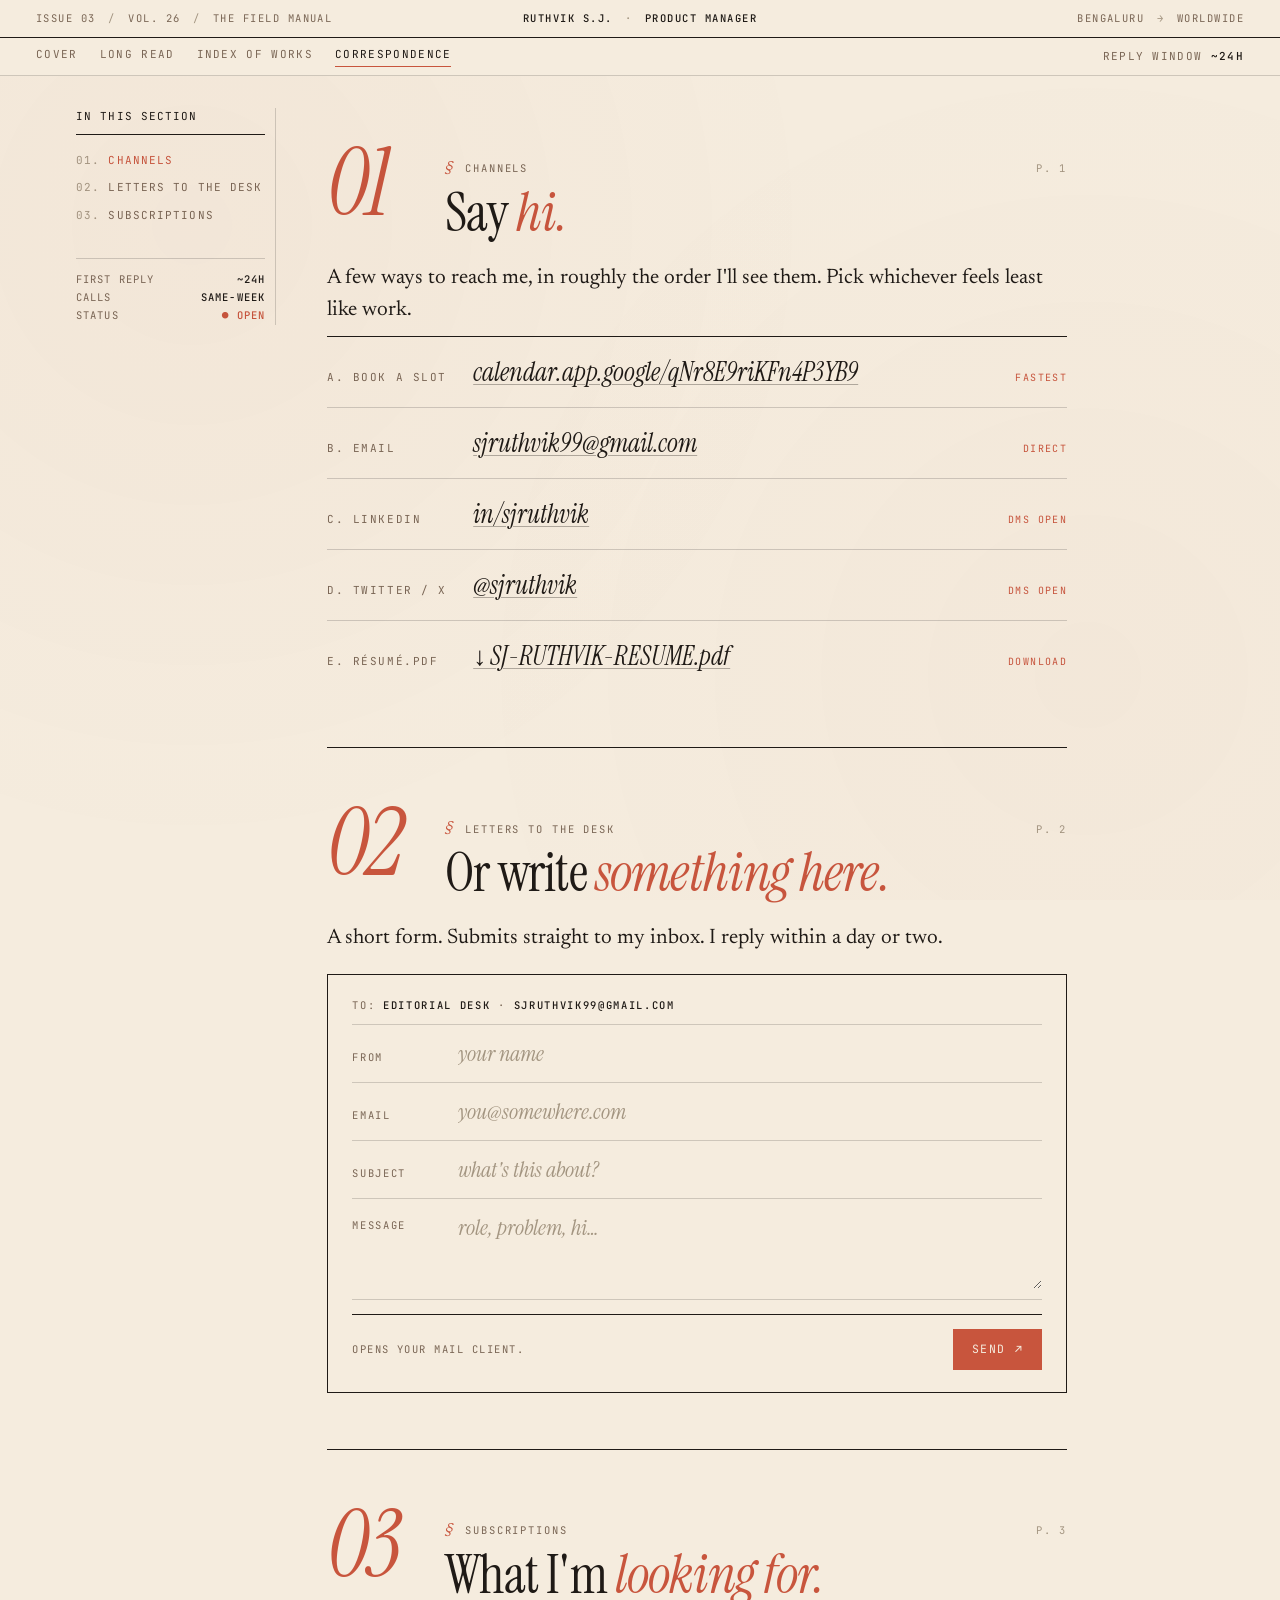
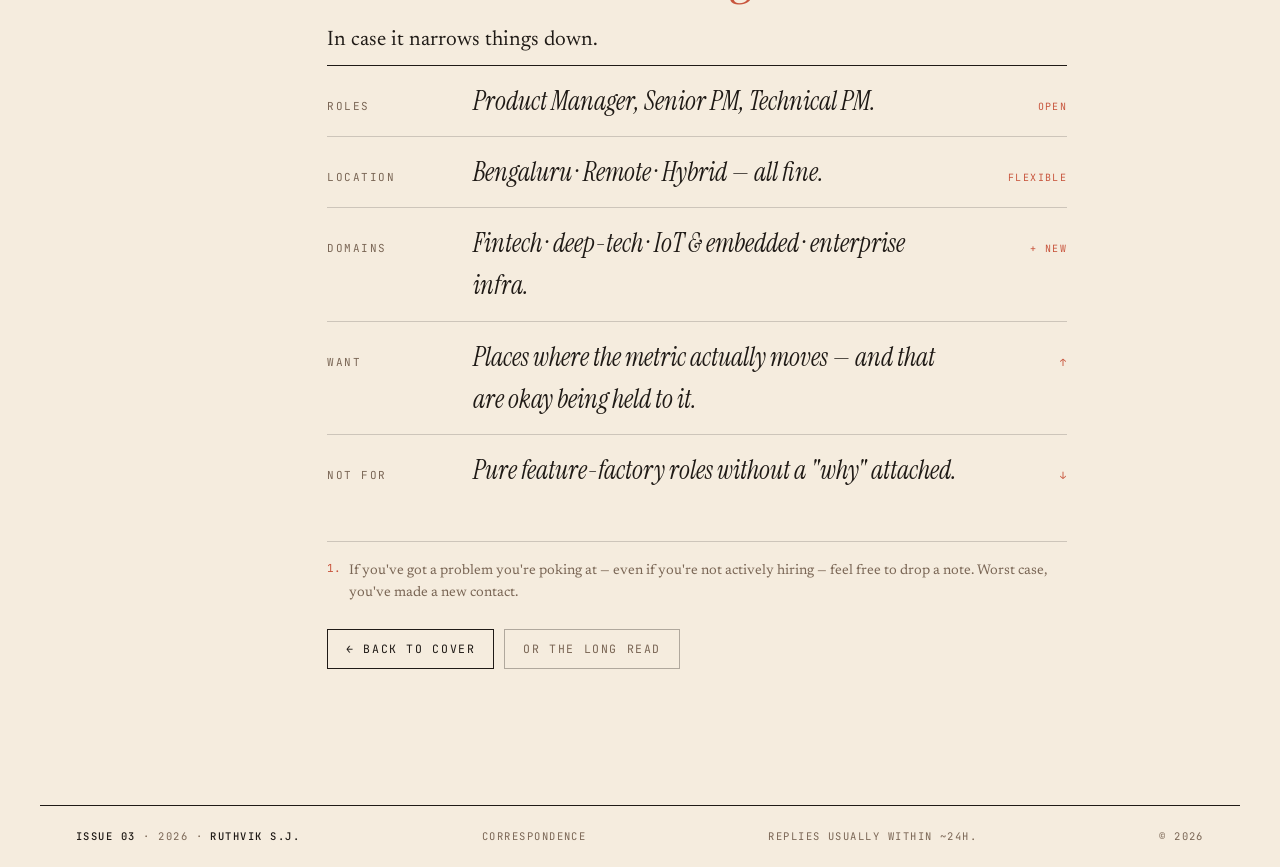
<file: Contact.html>
<!DOCTYPE html>
<html lang="en">
<head>
<meta charset="UTF-8">
<meta name="viewport" content="width=device-width, initial-scale=1">
<title>Issue 03 · Correspondence · Ruthvik S.J.</title>
<meta name="description" content="Correspondence — channels, compose, subscriptions. Issue 03.">
<link rel="preconnect" href="https://fonts.googleapis.com">
<link rel="preconnect" href="https://fonts.gstatic.com" crossorigin>
<link href="https://fonts.googleapis.com/css2?family=Instrument+Serif:ital,wght@0,400;1,400&family=Newsreader:ital,wght@0,400;0,500;1,400;1,500&family=JetBrains+Mono:wght@400;500&family=Inter:wght@400;500&display=swap" rel="stylesheet">
<link rel="stylesheet" href="css/style.css">
</head>
<body>

<header class="masthead">
  <div class="masthead__left">Issue&nbsp;03 <span class="div">/</span> Vol.&nbsp;26 <span class="div">/</span> The Field&nbsp;Manual</div>
  <div class="masthead__center"><b>Ruthvik S.J.</b> <span class="div">·</span> Product Manager</div>
  <div class="masthead__right">Bengaluru <span class="div">→</span> Worldwide</div>
</header>

<nav class="navbar">
  <button class="navbar__burger" aria-label="Menu">Menu</button>
  <div class="navbar__list">
    <a href="index.html">Cover</a>
    <a href="about.html">Long read</a>
    <a href="portfolio.html">Index of works</a>
    <a href="contact.html" class="active">Correspondence</a>
  </div>
  <span class="navbar__meta">Reply window <b>~24h</b></span>
</nav>

<div class="page">

  <aside class="toc">
    <div class="toc__label">In this section</div>
    <ol>
      <li><a href="#channels" class="active">Channels</a></li>
      <li><a href="#letters">Letters to the desk</a></li>
      <li><a href="#subs">Subscriptions</a></li>
    </ol>
    <div class="toc__bottom">
      <div class="row"><span>First reply</span><b>~24h</b></div>
      <div class="row"><span>Calls</span><b>same-week</b></div>
      <div class="row"><span>Status</span><b style="color:var(--coral)">● open</b></div>
    </div>
  </aside>

  <main class="col">

    <!-- 01 · CHANNELS -->
    <section class="section" id="channels">
      <div class="sec-head">
        <div class="sec-no">01</div>
        <div class="sec-meta">
          <div class="sec-meta__label">Channels <span style="margin-left:auto; color:var(--dim)">p. 1</span></div>
          <h2 data-reveal>Say <em>hi.</em></h2>
        </div>
      </div>

      <p class="lede" data-reveal data-delay="1">A few ways to reach me, in roughly the order I'll see them. Pick whichever feels least like work.</p>

      <div class="chans" data-reveal data-delay="2">
        <div class="chan">
          <div class="chan__lbl">A. Book a slot</div>
          <div class="chan__v"><a href="https://calendar.app.google/qNr8E9riKFn4P3YB9" target="_blank" rel="noopener">calendar.app.google/qNr8E9riKFn4P3YB9</a></div>
          <div class="chan__tag">Fastest</div>
        </div>
        <div class="chan">
          <div class="chan__lbl">B. Email</div>
          <div class="chan__v"><a href="mailto:sjruthvik99@gmail.com">sjruthvik99@gmail.com</a></div>
          <div class="chan__tag">Direct</div>
        </div>
        <div class="chan">
          <div class="chan__lbl">C. LinkedIn</div>
          <div class="chan__v"><a href="https://www.linkedin.com/in/sjruthvik/" target="_blank" rel="noopener">in/sjruthvik</a></div>
          <div class="chan__tag">DMs open</div>
        </div>
        <div class="chan">
          <div class="chan__lbl">D. Twitter / X</div>
          <div class="chan__v"><a href="https://twitter.com/sjruthvik" target="_blank" rel="noopener">@sjruthvik</a></div>
          <div class="chan__tag">DMs open</div>
        </div>
        <div class="chan">
          <div class="chan__lbl">E. Résumé.pdf</div>
          <div class="chan__v"><a href="https://www.sjruthvik.in/wp-content/uploads/2025/11/SJ-RUTHVIK-RESUME.pdf" target="_blank" rel="noopener">↓ SJ-RUTHVIK-RESUME.pdf</a></div>
          <div class="chan__tag">Download</div>
        </div>
      </div>
    </section>

    <!-- 02 · LETTERS -->
    <section class="section" id="letters">
      <div class="sec-head">
        <div class="sec-no">02</div>
        <div class="sec-meta">
          <div class="sec-meta__label">Letters to the desk <span style="margin-left:auto; color:var(--dim)">p. 2</span></div>
          <h2 data-reveal>Or write <em>something here.</em></h2>
        </div>
      </div>

      <p class="lede" data-reveal data-delay="1">A short form. Submits straight to my inbox. I reply within a day or two.</p>

      <form class="compose" id="compose-form" data-reveal data-delay="2">
        <div class="compose__head">To: <b>Editorial desk</b> · <b>sjruthvik99@gmail.com</b></div>
        <div class="compose__row"><label for="name">From</label><input type="text" id="name" name="name" placeholder="your name" required></div>
        <div class="compose__row"><label for="email">Email</label><input type="email" id="email" name="email" placeholder="you@somewhere.com" required></div>
        <div class="compose__row"><label for="subject">Subject</label><input type="text" id="subject" name="subject" placeholder="what's this about?"></div>
        <div class="compose__row" style="align-items:start;"><label for="message" style="padding-top:8px;">Message</label><textarea id="message" name="message" placeholder="role, problem, hi…" required></textarea></div>
        <div class="compose__actions">
          <span class="compose__hint">Opens your mail client.</span>
          <button class="btn btn--coral" type="submit">Send ↗</button>
        </div>
      </form>
    </section>

    <!-- 03 · SUBSCRIPTIONS / LOOKING FOR -->
    <section class="section" id="subs">
      <div class="sec-head">
        <div class="sec-no">03</div>
        <div class="sec-meta">
          <div class="sec-meta__label">Subscriptions <span style="margin-left:auto; color:var(--dim)">p. 3</span></div>
          <h2 data-reveal>What I'm <em>looking for.</em></h2>
        </div>
      </div>

      <p class="lede" data-reveal data-delay="1">In case it narrows things down.</p>

      <div class="chans" data-reveal data-delay="2">
        <div class="chan">
          <div class="chan__lbl">Roles</div>
          <div class="chan__v">Product Manager, Senior PM, Technical PM.</div>
          <div class="chan__tag">Open</div>
        </div>
        <div class="chan">
          <div class="chan__lbl">Location</div>
          <div class="chan__v">Bengaluru · Remote · Hybrid — all fine.</div>
          <div class="chan__tag">Flexible</div>
        </div>
        <div class="chan">
          <div class="chan__lbl">Domains</div>
          <div class="chan__v">Fintech · deep-tech · IoT &amp; embedded · enterprise infra.</div>
          <div class="chan__tag">+ new</div>
        </div>
        <div class="chan">
          <div class="chan__lbl">Want</div>
          <div class="chan__v">Places where the metric actually moves — and that are okay being held to it.</div>
          <div class="chan__tag">↑</div>
        </div>
        <div class="chan">
          <div class="chan__lbl">Not for</div>
          <div class="chan__v">Pure feature-factory roles without a "why" attached.</div>
          <div class="chan__tag">↓</div>
        </div>
      </div>

      <div class="footnotes" data-reveal data-delay="3">
        <ol>
          <li>If you've got a problem you're poking at — even if you're not actively hiring — feel free to drop a note. Worst case, you've made a new contact.</li>
        </ol>
      </div>

      <div class="btn-row" data-reveal data-delay="3" style="margin-top:24px;">
        <a class="btn" href="index.html">← back to cover</a>
        <a class="btn btn--ghost" href="about.html">Or the long read</a>
      </div>
    </section>

  </main>
</div>

<footer class="colophon">
  <span><b>Issue&nbsp;03</b> · 2026 · <b>Ruthvik S.J.</b></span>
  <span>Correspondence</span>
  <span>Replies usually within ~24h.</span>
  <span>© <span data-year>2026</span></span>
</footer>

<script src="js/main.js"></script>
</body>
</html>
</file>
<file: css/style.css>
/* =========================================================
   ISSUE 03 · 2026 · RUTHVIK S.J.
   Field Manual — editorial print aesthetic
   ========================================================= */

:root {
  --paper:      #F5ECDE;
  --paper-2:    #ECDFC8;
  --paper-3:    #E2D3B6;
  --ink:        #1F1A16;
  --ink-2:      #322923;
  --muted:      #7A6655;
  --dim:        #A39581;
  --rule:       rgba(31,26,22,0.18);
  --rule-2:     rgba(31,26,22,0.32);

  --coral:      #C8553D;
  --coral-deep: #A8412C;
  --amber:      #FFB02E;
  --amber-soft: rgba(255,176,46,0.45);
  --plum:       #6B3E5D;

  --font-display: "Instrument Serif", "Cormorant Garamond", Georgia, serif;
  --font-serif:   "Newsreader", "Source Serif Pro", Georgia, serif;
  --font-mono:    "JetBrains Mono", "IBM Plex Mono", ui-monospace, Menlo, monospace;
  --font-sans:    "Inter", system-ui, -apple-system, sans-serif;

  --ease: cubic-bezier(0.16, 1, 0.3, 1);

  --maxw: 1200px;
}

*,*::before,*::after { box-sizing: border-box; margin: 0; padding: 0; }
html { -webkit-font-smoothing: antialiased; scroll-behavior: smooth; }
body {
  font-family: var(--font-serif);
  font-size: 17.5px; line-height: 1.62;
  color: var(--ink);
  background: var(--paper);
  overflow-x: hidden;
}
img { max-width: 100%; display: block; }
a { color: inherit; text-decoration: underline; text-decoration-thickness: 1px; text-underline-offset: 3px; text-decoration-color: var(--rule-2); transition: color .2s, text-decoration-color .2s; }
a:hover { color: var(--coral); text-decoration-color: var(--coral); }
ul { list-style: none; padding: 0; }
button { font: inherit; color: inherit; cursor: pointer; }
em, i { font-style: italic; }
strong, b { font-weight: 500; color: var(--ink); }
::selection { background: var(--amber-soft); color: var(--ink); }

body::before {
  content: ""; position: fixed; inset: 0; pointer-events: none; z-index: 1;
  background-image:
    radial-gradient(circle at 15% 25%, rgba(168,65,44,0.03) 0, transparent 50%),
    radial-gradient(circle at 85% 75%, rgba(168,65,44,0.025) 0, transparent 50%);
  mix-blend-mode: multiply;
}

/* ---------- MASTHEAD ---------- */
.masthead {
  position: sticky; top: 0; z-index: 60;
  background: var(--paper);
  border-bottom: 1px solid var(--ink);
  font-family: var(--font-mono);
  font-size: 10.5px; letter-spacing: 0.14em;
  text-transform: uppercase;
  padding: 10px clamp(20px, 4vw, 36px);
  display: grid; grid-template-columns: 1fr auto 1fr;
  gap: 14px; align-items: center;
}
.masthead__left  { color: var(--muted); }
.masthead__center { color: var(--ink); font-weight: 500; }
.masthead__right { color: var(--muted); text-align: right; }
.masthead .div { color: var(--dim); margin: 0 5px; }
.masthead a { text-decoration: none; color: var(--muted); transition: color .2s; }
.masthead a:hover { color: var(--coral); }

.navbar {
  position: sticky; top: 36px; z-index: 55;
  background: var(--paper);
  border-bottom: 1px solid var(--rule);
  padding: 8px clamp(20px, 4vw, 36px);
  display: flex; justify-content: space-between; align-items: center;
  font-family: var(--font-mono); font-size: 11px; letter-spacing: 0.12em;
  text-transform: uppercase;
}
.navbar__list { display: flex; gap: 22px; }
.navbar__list a { text-decoration: none; color: var(--muted); padding-bottom: 2px; border-bottom: 1px solid transparent; transition: color .2s, border-color .2s; }
.navbar__list a:hover { color: var(--ink); }
.navbar__list a.active { color: var(--ink); border-bottom-color: var(--coral); }
.navbar__meta { color: var(--muted); }
.navbar__burger { display: none; background: transparent; border: 1px solid var(--rule-2); padding: 5px 10px; font-family: var(--font-mono); font-size: 10.5px; letter-spacing: 0.12em; color: var(--ink); text-transform: uppercase; }

/* ---------- LAYOUT ---------- */
.page {
  display: grid;
  grid-template-columns: 200px minmax(0, 1fr);
  max-width: var(--maxw); margin: 0 auto;
  padding: 32px clamp(20px, 4vw, 36px) 80px;
  gap: clamp(20px, 4vw, 56px);
  position: relative;
}

.toc {
  position: sticky; top: 100px;
  align-self: start;
  font-family: var(--font-mono); font-size: 11px; letter-spacing: 0.1em;
  text-transform: uppercase; color: var(--muted);
  padding-right: 10px;
  border-right: 1px solid var(--rule);
}
.toc__label { color: var(--ink); margin-bottom: 12px; padding-bottom: 8px; border-bottom: 1px solid var(--ink); }
.toc ol { list-style: none; padding: 0; counter-reset: ti; }
.toc ol li { padding: 5px 0; counter-increment: ti; }
.toc ol li::before { content: counter(ti, decimal-leading-zero) ". "; color: var(--dim); }
.toc a { text-decoration: none; color: var(--muted); transition: color .2s; }
.toc a:hover, .toc a.active { color: var(--coral); }
.toc__bottom {
  margin-top: 28px; padding-top: 12px; border-top: 1px solid var(--rule);
  font-family: var(--font-mono); font-size: 10.5px; line-height: 1.7;
  color: var(--muted);
}
.toc__bottom .row { display: flex; justify-content: space-between; gap: 6px; }
.toc__bottom b { color: var(--ink); font-weight: 500; }

.col { min-width: 0; max-width: 740px; }

/* ---------- SECTION ---------- */
.section { padding: 36px 0 56px; border-bottom: 1px solid var(--ink); position: relative; scroll-margin-top: 100px; }
.section:last-child { border-bottom: none; }
.section + .section { padding-top: 56px; }

.sec-head {
  display: grid; grid-template-columns: 100px 1fr;
  gap: 18px; margin-bottom: 22px;
}
.sec-no {
  font-family: var(--font-display); font-style: italic; font-weight: 400;
  font-size: clamp(64px, 8vw, 92px); line-height: 0.86;
  color: var(--coral);
  letter-spacing: -0.02em;
}
.sec-meta { padding-top: 12px; }
.sec-meta__label {
  font-family: var(--font-mono); font-size: 10.5px; letter-spacing: 0.18em;
  color: var(--muted); text-transform: uppercase;
  display: flex; align-items: center; gap: 10px;
}
.sec-meta__label::before { content: "§"; color: var(--coral); font-family: var(--font-serif); font-style: italic; font-size: 16px; }
.sec-meta h2 {
  font-family: var(--font-display); font-weight: 400;
  font-size: clamp(32px, 5vw, 54px); line-height: 1.02;
  letter-spacing: -0.015em;
  margin-top: 4px;
}
.sec-meta h2 em { color: var(--coral); font-style: italic; }
.sec-meta h2 .ul { background: linear-gradient(transparent 70%, var(--amber) 70%, var(--amber) 88%, transparent 88%); padding: 0 4px; }

/* ---------- TYPE ---------- */
.lede {
  font-family: var(--font-serif);
  font-size: clamp(18px, 1.7vw, 21px);
  line-height: 1.55;
  color: var(--ink);
  max-width: 60ch;
}
.lede strong { color: var(--coral); font-weight: 500; }

.dropcap::first-letter {
  font-family: var(--font-display); font-style: italic;
  font-size: 5.2em; line-height: 0.84;
  float: left; padding: 6px 12px 0 0; color: var(--coral);
  font-weight: 400;
}

p { margin-top: 14px; max-width: 60ch; color: var(--ink-2); }
p.tight { margin-top: 6px; }

.cap {
  font-family: var(--font-mono); font-size: 10.5px; letter-spacing: 0.14em;
  color: var(--muted); text-transform: uppercase;
}
.cap b { color: var(--ink); font-weight: 500; }

/* pull quote */
.pullq {
  font-family: var(--font-display); font-style: italic; font-weight: 400;
  font-size: clamp(26px, 2.8vw, 34px);
  line-height: 1.18;
  color: var(--ink);
  border-top: 1px solid var(--coral);
  border-bottom: 1px solid var(--coral);
  padding: 18px 0;
  margin: 22px 0;
}
.pullq__label { font-family: var(--font-mono); font-style: normal; font-size: 10px; letter-spacing: 0.18em; color: var(--coral); display: block; margin-bottom: 6px; text-transform: uppercase; }
.pullq cite { font-family: var(--font-mono); font-size: 11px; font-style: normal; color: var(--muted); letter-spacing: 0.1em; display: block; margin-top: 10px; }

@media (min-width: 1080px) {
  .pullq--side {
    float: right;
    clear: right;
    width: 280px;
    margin: 8px -180px 18px 30px;
  }
}

/* ---------- BENTO ---------- */
.bento { display: grid; grid-template-columns: repeat(6, 1fr); grid-auto-rows: 130px; gap: 12px; margin-top: 18px; }
.bento > * { background: var(--paper-2); padding: 18px 20px; position: relative; overflow: hidden; display: flex; flex-direction: column; justify-content: space-between; transition: transform .25s var(--ease); }
.bento > *:hover { transform: translateY(-3px); }

.tile { border: 1px solid var(--rule-2); }
.tile__lbl { font-family: var(--font-mono); font-size: 10.5px; letter-spacing: 0.16em; color: var(--muted); text-transform: uppercase; }
.tile__num { font-family: var(--font-display); font-style: italic; font-weight: 400; font-size: clamp(38px, 5.5vw, 70px); line-height: 0.9; color: var(--ink); margin-top: 6px; }
.tile__num.coral { color: var(--coral); }
.tile__num.amber { color: var(--amber); }
.tile__where { font-family: var(--font-mono); font-size: 10px; letter-spacing: 0.14em; color: var(--muted); text-transform: uppercase; }

.tile--dark { background: var(--ink); color: var(--paper); border: 1px solid var(--ink); }
.tile--dark .tile__lbl { color: var(--amber); }
.tile--dark .tile__num { color: var(--paper); }
.tile--dark .tile__where { color: rgba(245,236,222,0.55); }
.tile--coral { background: var(--coral); color: var(--paper); border: 1px solid var(--coral); }
.tile--coral .tile__lbl, .tile--coral .tile__where { color: rgba(245,236,222,0.85); }
.tile--coral .tile__num { color: var(--paper); }
.tile--amber { background: var(--amber); color: var(--ink); border: 1px solid var(--amber); }
.tile--amber .tile__lbl, .tile--amber .tile__where { color: var(--ink); }

.tile--photo { padding: 0; }
.tile--photo img { width: 100%; height: 100%; object-fit: cover; }

.tile--quote { background: var(--paper); border: 1px solid var(--ink); }
.tile--quote q {
  font-family: var(--font-display); font-style: italic; font-weight: 400;
  font-size: clamp(18px, 1.8vw, 22px); line-height: 1.2;
  color: var(--ink); quotes: none;
}
.tile--quote .cite { font-family: var(--font-mono); font-size: 10px; letter-spacing: 0.14em; color: var(--muted); text-transform: uppercase; }

.s2 { grid-column: span 2; }
.s3 { grid-column: span 3; }
.s4 { grid-column: span 4; }
.s6 { grid-column: span 6; }
.r2 { grid-row: span 2; }

@media (max-width: 760px) {
  .bento { grid-template-columns: repeat(2, 1fr); grid-auto-rows: 120px; }
  .bento > * { grid-column: span 1 !important; grid-row: span 1 !important; }
  .bento .span-mobile-2 { grid-column: span 2 !important; }
}

/* ---------- EDITORIAL TIMELINE ---------- */
.entry { display: grid; grid-template-columns: 110px 1fr; gap: 22px; padding: 20px 0; border-top: 1px solid var(--rule); }
.entry:first-of-type { border-top: 1px solid var(--ink); }
.entry__yr { font-family: var(--font-mono); font-size: 11px; letter-spacing: 0.12em; color: var(--muted); text-transform: uppercase; padding-top: 4px; }
.entry__role { font-family: var(--font-display); font-style: italic; font-weight: 400; font-size: clamp(22px, 3vw, 30px); line-height: 1.1; color: var(--ink); }
.entry__role .at { color: var(--coral); font-style: normal; font-family: var(--font-mono); font-size: 12px; letter-spacing: 0.12em; vertical-align: 0.25em; text-transform: uppercase; margin-left: 6px; }
.entry__body { margin-top: 8px; color: var(--ink-2); font-size: 16.5px; max-width: 56ch; }
.entry__metrics { display: flex; flex-wrap: wrap; gap: 5px; margin-top: 10px; }
.entry__metrics span { font-family: var(--font-mono); font-size: 11px; letter-spacing: 0.04em; padding: 3px 8px; background: var(--paper-2); border: 1px solid var(--rule); }
.entry__metrics span b { color: var(--coral); font-weight: 500; }

@media (max-width: 720px) {
  .entry { grid-template-columns: 1fr; gap: 6px; }
}

/* ---------- CASE (portfolio entry) ---------- */
.case {
  padding: 28px 0;
  border-top: 1px solid var(--ink);
  display: grid; grid-template-columns: 1fr 1fr;
  gap: 28px;
}
.case:last-of-type { border-bottom: 1px solid var(--ink); }
.case__media { aspect-ratio: 4/3; overflow: hidden; background: var(--paper-2); border: 1px solid var(--rule); position: relative; }
.case__media img { width: 100%; height: 100%; object-fit: cover; transition: transform .8s var(--ease); }
.case:hover .case__media img { transform: scale(1.04); }
.case__media .plate-cap {
  position: absolute; bottom: 0; left: 0; right: 0;
  background: rgba(31,26,22,0.78); color: var(--paper);
  font-family: var(--font-mono); font-size: 10.5px; letter-spacing: 0.14em;
  padding: 7px 12px; text-transform: uppercase;
}
.case__copy { display: flex; flex-direction: column; }
.case__id { font-family: var(--font-mono); font-size: 11px; letter-spacing: 0.16em; color: var(--coral); text-transform: uppercase; }
.case__title { font-family: var(--font-display); font-style: italic; font-weight: 400; font-size: clamp(28px, 3.6vw, 40px); line-height: 1; margin: 4px 0 14px; color: var(--ink); }
.case__row { display: grid; grid-template-columns: 78px 1fr; gap: 12px; padding: 7px 0; border-top: 1px solid var(--rule); }
.case__row:first-of-type { border-top: none; }
.case__row b { font-family: var(--font-mono); font-size: 10px; letter-spacing: 0.14em; color: var(--muted); padding-top: 4px; font-weight: 400; text-transform: uppercase; }
.case__row .v { font-size: 15px; line-height: 1.55; color: var(--ink-2); }
.case__row .v a { color: var(--coral); text-decoration-color: var(--coral); }
.case__chips { display: flex; flex-wrap: wrap; gap: 5px; margin-top: 2px; }
.case__chips span { font-family: var(--font-mono); font-size: 10.5px; padding: 2px 7px; background: var(--paper-2); border: 1px solid var(--rule); }
@media (max-width: 760px) { .case { grid-template-columns: 1fr; } }

/* ---------- TOOLKIT ---------- */
.kit { display: grid; grid-template-columns: 140px 1fr; gap: 18px; padding: 14px 0; border-top: 1px solid var(--rule); }
.kit:first-of-type { border-top: 1px solid var(--ink); }
.kit__lbl { font-family: var(--font-mono); font-size: 10.5px; letter-spacing: 0.16em; color: var(--muted); text-transform: uppercase; padding-top: 4px; }
.kit__v { font-family: var(--font-display); font-style: italic; font-weight: 400; font-size: clamp(20px, 2.4vw, 26px); line-height: 1.32; color: var(--ink); }

/* ---------- PRINCIPLE ---------- */
.princ { padding: 22px 0; border-top: 1px solid var(--rule); display: grid; grid-template-columns: 60px 1fr; gap: 20px; }
.princ:first-of-type { border-top: 1px solid var(--ink); }
.princ__no { font-family: var(--font-display); font-style: italic; font-size: 38px; line-height: 1; color: var(--coral); }
.princ__t { font-family: var(--font-display); font-style: italic; font-weight: 400; font-size: clamp(24px, 3vw, 32px); line-height: 1.1; color: var(--ink); }
.princ__d { font-family: var(--font-serif); font-size: 16.5px; line-height: 1.6; color: var(--ink-2); margin-top: 8px; max-width: 56ch; }
.princ__d em { color: var(--coral); }

/* ---------- MOSAIC ---------- */
.mosaic { display: grid; grid-template-columns: repeat(12, 1fr); gap: 6px; margin-top: 18px; }
.mosaic a { display: block; overflow: hidden; background: var(--paper-2); position: relative; border: 1px solid var(--rule); }
.mosaic a img { width: 100%; height: 100%; object-fit: cover; filter: sepia(0.08) contrast(1.02); transition: filter .35s, transform .6s var(--ease); }
.mosaic a:hover img { filter: none; transform: scale(1.04); }
.mosaic .p1 { grid-column: span 5; aspect-ratio: 5/6; grid-row: span 2; }
.mosaic .p2 { grid-column: span 4; aspect-ratio: 4/3; }
.mosaic .p3 { grid-column: span 3; aspect-ratio: 3/3; }
.mosaic .p4 { grid-column: span 3; aspect-ratio: 4/3; }
.mosaic .p5 { grid-column: span 4; aspect-ratio: 4/3; }
.mosaic .p6 { grid-column: span 4; aspect-ratio: 4/3; }
.mosaic .p7 { grid-column: span 4; aspect-ratio: 4/3; }
.mosaic .p8 { grid-column: span 4; aspect-ratio: 4/3; }
@media (max-width: 760px) {
  .mosaic { grid-template-columns: repeat(6, 1fr); }
  .mosaic > a { grid-column: span 3 !important; aspect-ratio: 1/1 !important; grid-row: span 1 !important; }
}

/* ---------- FOOTNOTES ---------- */
.footnotes {
  margin-top: 36px; padding-top: 18px; border-top: 1px solid var(--rule);
  font-family: var(--font-serif); font-size: 14px; line-height: 1.6; color: var(--muted);
}
.footnotes ol { list-style: none; padding: 0; counter-reset: fnc; }
.footnotes li { padding-left: 22px; position: relative; margin-bottom: 6px; }
.footnotes li::before { content: counter(fnc) "."; counter-increment: fnc; position: absolute; left: 0; color: var(--coral); font-family: var(--font-mono); font-size: 11px; }
.fn { font-family: var(--font-mono); font-size: 0.7em; vertical-align: super; color: var(--coral); cursor: help; text-decoration: none; padding-left: 1px; }

/* ---------- BUTTONS ---------- */
.btn {
  display: inline-flex; align-items: center; gap: 8px;
  padding: 10px 18px;
  font-family: var(--font-mono); font-size: 11.5px; letter-spacing: 0.14em;
  text-transform: uppercase;
  background: transparent; color: var(--ink);
  border: 1px solid var(--ink);
  text-decoration: none;
  transition: all .2s var(--ease);
}
.btn:hover { background: var(--ink); color: var(--paper); text-decoration: none; }
.btn--coral { background: var(--coral); color: var(--paper); border-color: var(--coral); }
.btn--coral:hover { background: var(--ink); border-color: var(--ink); }
.btn--ghost { border-color: var(--rule-2); color: var(--muted); }
.btn--ghost:hover { background: var(--paper-2); color: var(--ink); border-color: var(--ink); }
.btn-row { display: flex; flex-wrap: wrap; gap: 10px; margin-top: 20px; }

/* ---------- CHANNELS ---------- */
.chans { padding-top: 8px; }
.chan { display: grid; grid-template-columns: 130px 1fr 90px; gap: 16px; padding: 14px 0; border-top: 1px solid var(--rule); align-items: baseline; }
.chan:first-of-type { border-top: 1px solid var(--ink); }
.chan__lbl { font-family: var(--font-mono); font-size: 11px; letter-spacing: 0.14em; color: var(--muted); text-transform: uppercase; }
.chan__v { font-family: var(--font-display); font-style: italic; font-size: clamp(20px, 2.4vw, 26px); color: var(--ink); }
.chan__v a { text-decoration-color: var(--rule-2); }
.chan__v a:hover { color: var(--coral); border-color: var(--coral); }
.chan__tag { font-family: var(--font-mono); font-size: 10px; letter-spacing: 0.14em; color: var(--coral); text-transform: uppercase; text-align: right; }
@media (max-width: 600px) { .chan { grid-template-columns: 1fr; } .chan__tag { text-align: left; } }

/* ---------- COMPOSE ---------- */
.compose {
  margin-top: 18px;
  background: var(--paper);
  border: 1px solid var(--ink);
  padding: 22px 24px;
}
.compose__head { font-family: var(--font-mono); font-size: 10.5px; letter-spacing: 0.16em; color: var(--muted); text-transform: uppercase; padding-bottom: 10px; border-bottom: 1px solid var(--rule); }
.compose__head b { color: var(--ink); font-weight: 500; }
.compose__row { display: grid; grid-template-columns: 90px 1fr; gap: 16px; align-items: baseline; padding: 10px 0; border-bottom: 1px solid var(--rule); }
.compose__row:last-of-type { border-bottom: none; }
.compose label { font-family: var(--font-mono); font-size: 10.5px; letter-spacing: 0.16em; color: var(--muted); text-transform: uppercase; }
.compose input, .compose textarea {
  width: 100%; background: transparent; border: none; outline: none;
  font-family: var(--font-display); font-style: italic; font-size: clamp(18px, 2vw, 22px); color: var(--ink);
  padding: 4px 0; caret-color: var(--coral);
}
.compose input::placeholder, .compose textarea::placeholder { color: var(--dim); }
.compose textarea { resize: vertical; min-height: 80px; line-height: 1.4; font-style: italic; }
.compose__actions { display: flex; justify-content: space-between; align-items: center; margin-top: 14px; padding-top: 14px; border-top: 1px solid var(--ink); }
.compose__hint { font-family: var(--font-mono); font-size: 10.5px; letter-spacing: 0.14em; color: var(--muted); text-transform: uppercase; }

/* ---------- COLOPHON ---------- */
.colophon {
  border-top: 1px solid var(--ink);
  padding: 22px clamp(20px, 4vw, 36px);
  font-family: var(--font-mono); font-size: 10.5px; letter-spacing: 0.14em;
  color: var(--muted); text-transform: uppercase;
  display: flex; flex-wrap: wrap; justify-content: space-between; gap: 16px;
  max-width: var(--maxw); margin: 0 auto;
}
.colophon b { color: var(--ink); font-weight: 500; }

/* ---------- REVEAL ---------- */
[data-reveal] { opacity: 0; transform: translateY(14px); transition: opacity .8s var(--ease), transform .8s var(--ease); }
[data-reveal].in { opacity: 1; transform: none; }
[data-reveal][data-delay="1"] { transition-delay: .08s; }
[data-reveal][data-delay="2"] { transition-delay: .16s; }
[data-reveal][data-delay="3"] { transition-delay: .24s; }

@media (prefers-reduced-motion: reduce) {
  *,*::before,*::after { animation: none !important; transition: none !important; }
  [data-reveal] { opacity: 1; transform: none; }
  html { scroll-behavior: auto; }
}

/* ---------- RESPONSIVE ---------- */
@media (max-width: 900px) {
  .page { grid-template-columns: 1fr; gap: 20px; padding-top: 24px; }
  .toc { position: relative; top: auto; padding: 14px 14px 16px; border: 1px solid var(--rule); border-radius: 0; background: var(--paper-2); }
  .pullq--side { float: none; width: auto; margin: 22px 0; }
}

@media (max-width: 640px) {
  .masthead { grid-template-columns: 1fr; gap: 4px; text-align: center; }
  .masthead__right { text-align: center; }
  .navbar__list { display: none; }
  .navbar__list.open { display: flex; flex-wrap: wrap; gap: 12px; width: 100%; padding-top: 6px; }
  .navbar__burger { display: inline-block; }
  .navbar { flex-wrap: wrap; }
  .navbar__meta { display: none; }
  .sec-head { grid-template-columns: 60px 1fr; gap: 10px; }
  .sec-no { font-size: 48px; }
}
</file>
